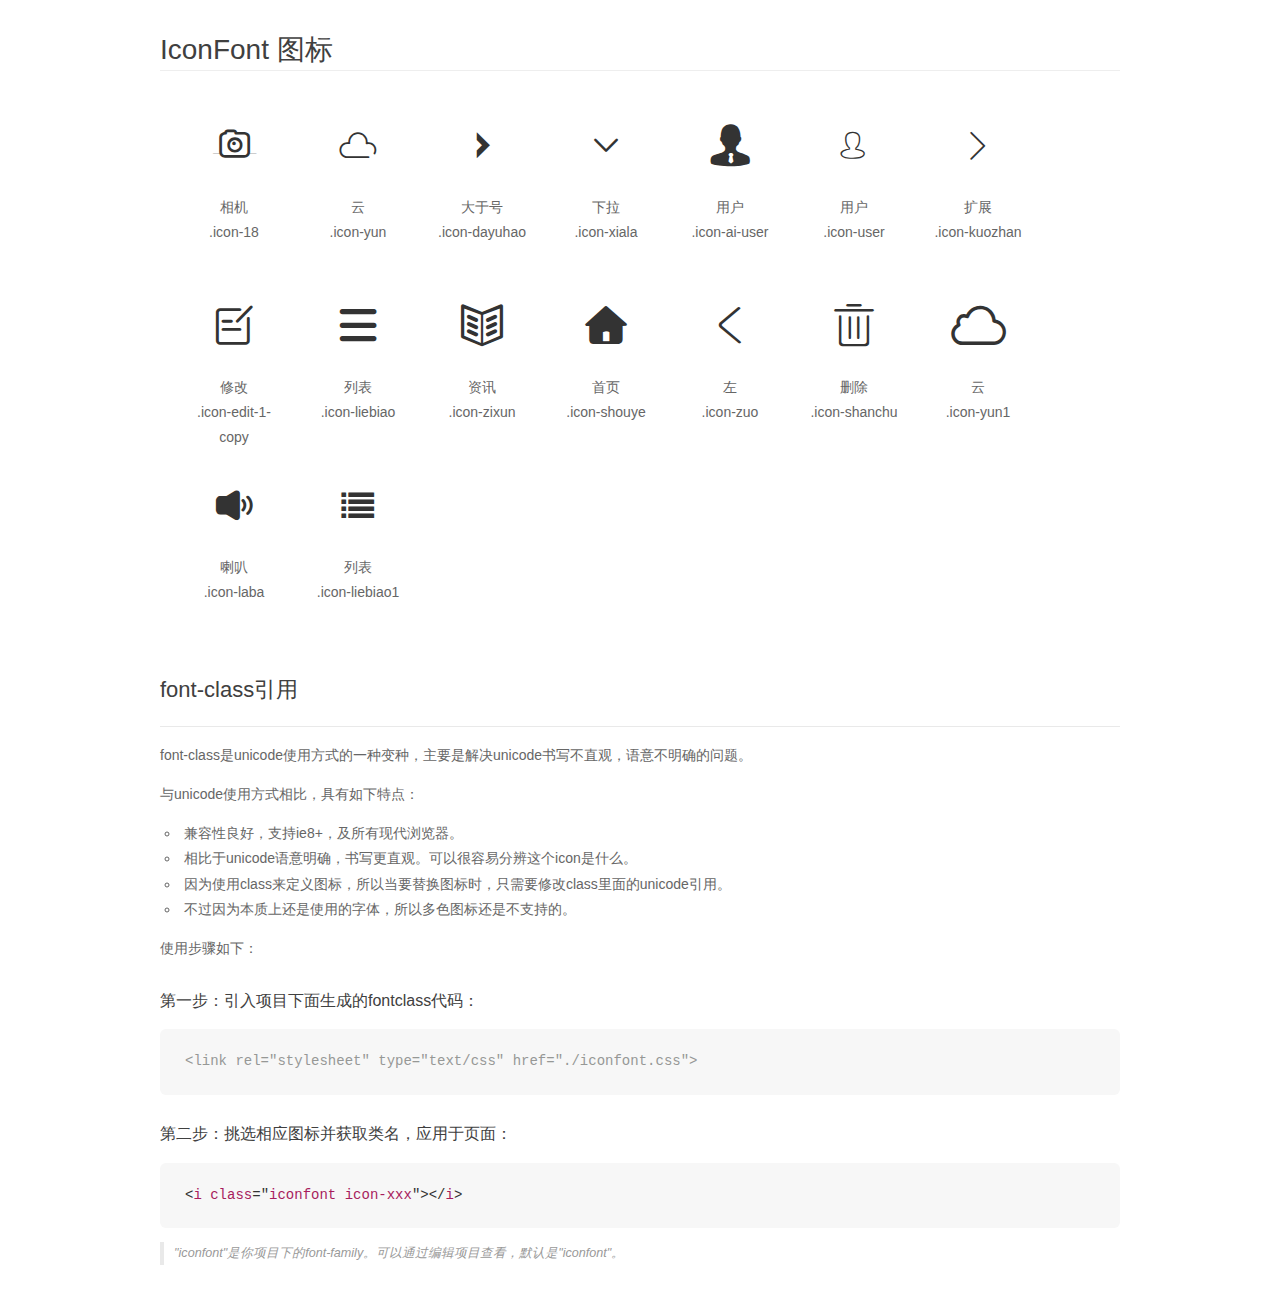
<file: kandian/Info/css/iconFont/demo_fontclass.html>
<!DOCTYPE html>
<html>
<head>
    <meta charset="utf-8"/>
    <title>IconFont</title>
    <link rel="stylesheet" href="demo.css">
    <link rel="stylesheet" href="iconfont.css">
</head>
<body>
    <div class="main markdown">
        <h1>IconFont 图标</h1>
        <ul class="icon_lists clear">
            
                <li>
                <i class="icon iconfont icon-18"></i>
                    <div class="name">相机</div>
                    <div class="fontclass">.icon-18</div>
                </li>
            
                <li>
                <i class="icon iconfont icon-yun"></i>
                    <div class="name">云</div>
                    <div class="fontclass">.icon-yun</div>
                </li>
            
                <li>
                <i class="icon iconfont icon-dayuhao"></i>
                    <div class="name">大于号</div>
                    <div class="fontclass">.icon-dayuhao</div>
                </li>
            
                <li>
                <i class="icon iconfont icon-xiala"></i>
                    <div class="name">下拉</div>
                    <div class="fontclass">.icon-xiala</div>
                </li>
            
                <li>
                <i class="icon iconfont icon-ai-user"></i>
                    <div class="name">用户</div>
                    <div class="fontclass">.icon-ai-user</div>
                </li>
            
                <li>
                <i class="icon iconfont icon-user"></i>
                    <div class="name">用户</div>
                    <div class="fontclass">.icon-user</div>
                </li>
            
                <li>
                <i class="icon iconfont icon-kuozhan"></i>
                    <div class="name">扩展</div>
                    <div class="fontclass">.icon-kuozhan</div>
                </li>
            
                <li>
                <i class="icon iconfont icon-edit-1-copy"></i>
                    <div class="name">修改</div>
                    <div class="fontclass">.icon-edit-1-copy</div>
                </li>
            
                <li>
                <i class="icon iconfont icon-liebiao"></i>
                    <div class="name">列表</div>
                    <div class="fontclass">.icon-liebiao</div>
                </li>
            
                <li>
                <i class="icon iconfont icon-zixun"></i>
                    <div class="name">资讯</div>
                    <div class="fontclass">.icon-zixun</div>
                </li>
            
                <li>
                <i class="icon iconfont icon-shouye"></i>
                    <div class="name">首页</div>
                    <div class="fontclass">.icon-shouye</div>
                </li>
            
                <li>
                <i class="icon iconfont icon-zuo"></i>
                    <div class="name"> 左</div>
                    <div class="fontclass">.icon-zuo</div>
                </li>
            
                <li>
                <i class="icon iconfont icon-shanchu"></i>
                    <div class="name">删除</div>
                    <div class="fontclass">.icon-shanchu</div>
                </li>
            
                <li>
                <i class="icon iconfont icon-yun1"></i>
                    <div class="name">云</div>
                    <div class="fontclass">.icon-yun1</div>
                </li>
            
                <li>
                <i class="icon iconfont icon-laba"></i>
                    <div class="name">喇叭</div>
                    <div class="fontclass">.icon-laba</div>
                </li>
            
                <li>
                <i class="icon iconfont icon-liebiao1"></i>
                    <div class="name">列表</div>
                    <div class="fontclass">.icon-liebiao1</div>
                </li>
            
        </ul>

        <h2 id="font-class-">font-class引用</h2>
        <hr>

        <p>font-class是unicode使用方式的一种变种，主要是解决unicode书写不直观，语意不明确的问题。</p>
        <p>与unicode使用方式相比，具有如下特点：</p>
        <ul>
        <li>兼容性良好，支持ie8+，及所有现代浏览器。</li>
        <li>相比于unicode语意明确，书写更直观。可以很容易分辨这个icon是什么。</li>
        <li>因为使用class来定义图标，所以当要替换图标时，只需要修改class里面的unicode引用。</li>
        <li>不过因为本质上还是使用的字体，所以多色图标还是不支持的。</li>
        </ul>
        <p>使用步骤如下：</p>
        <h3 id="-fontclass-">第一步：引入项目下面生成的fontclass代码：</h3>


        <pre><code class="lang-js hljs javascript"><span class="hljs-comment">&lt;link rel="stylesheet" type="text/css" href="./iconfont.css"&gt;</span></code></pre>
        <h3 id="-">第二步：挑选相应图标并获取类名，应用于页面：</h3>
        <pre><code class="lang-css hljs">&lt;<span class="hljs-selector-tag">i</span> <span class="hljs-selector-tag">class</span>="<span class="hljs-selector-tag">iconfont</span> <span class="hljs-selector-tag">icon-xxx</span>"&gt;&lt;/<span class="hljs-selector-tag">i</span>&gt;</code></pre>
        <blockquote>
        <p>"iconfont"是你项目下的font-family。可以通过编辑项目查看，默认是"iconfont"。</p>
        </blockquote>
    </div>
</body>
</html>
</file>
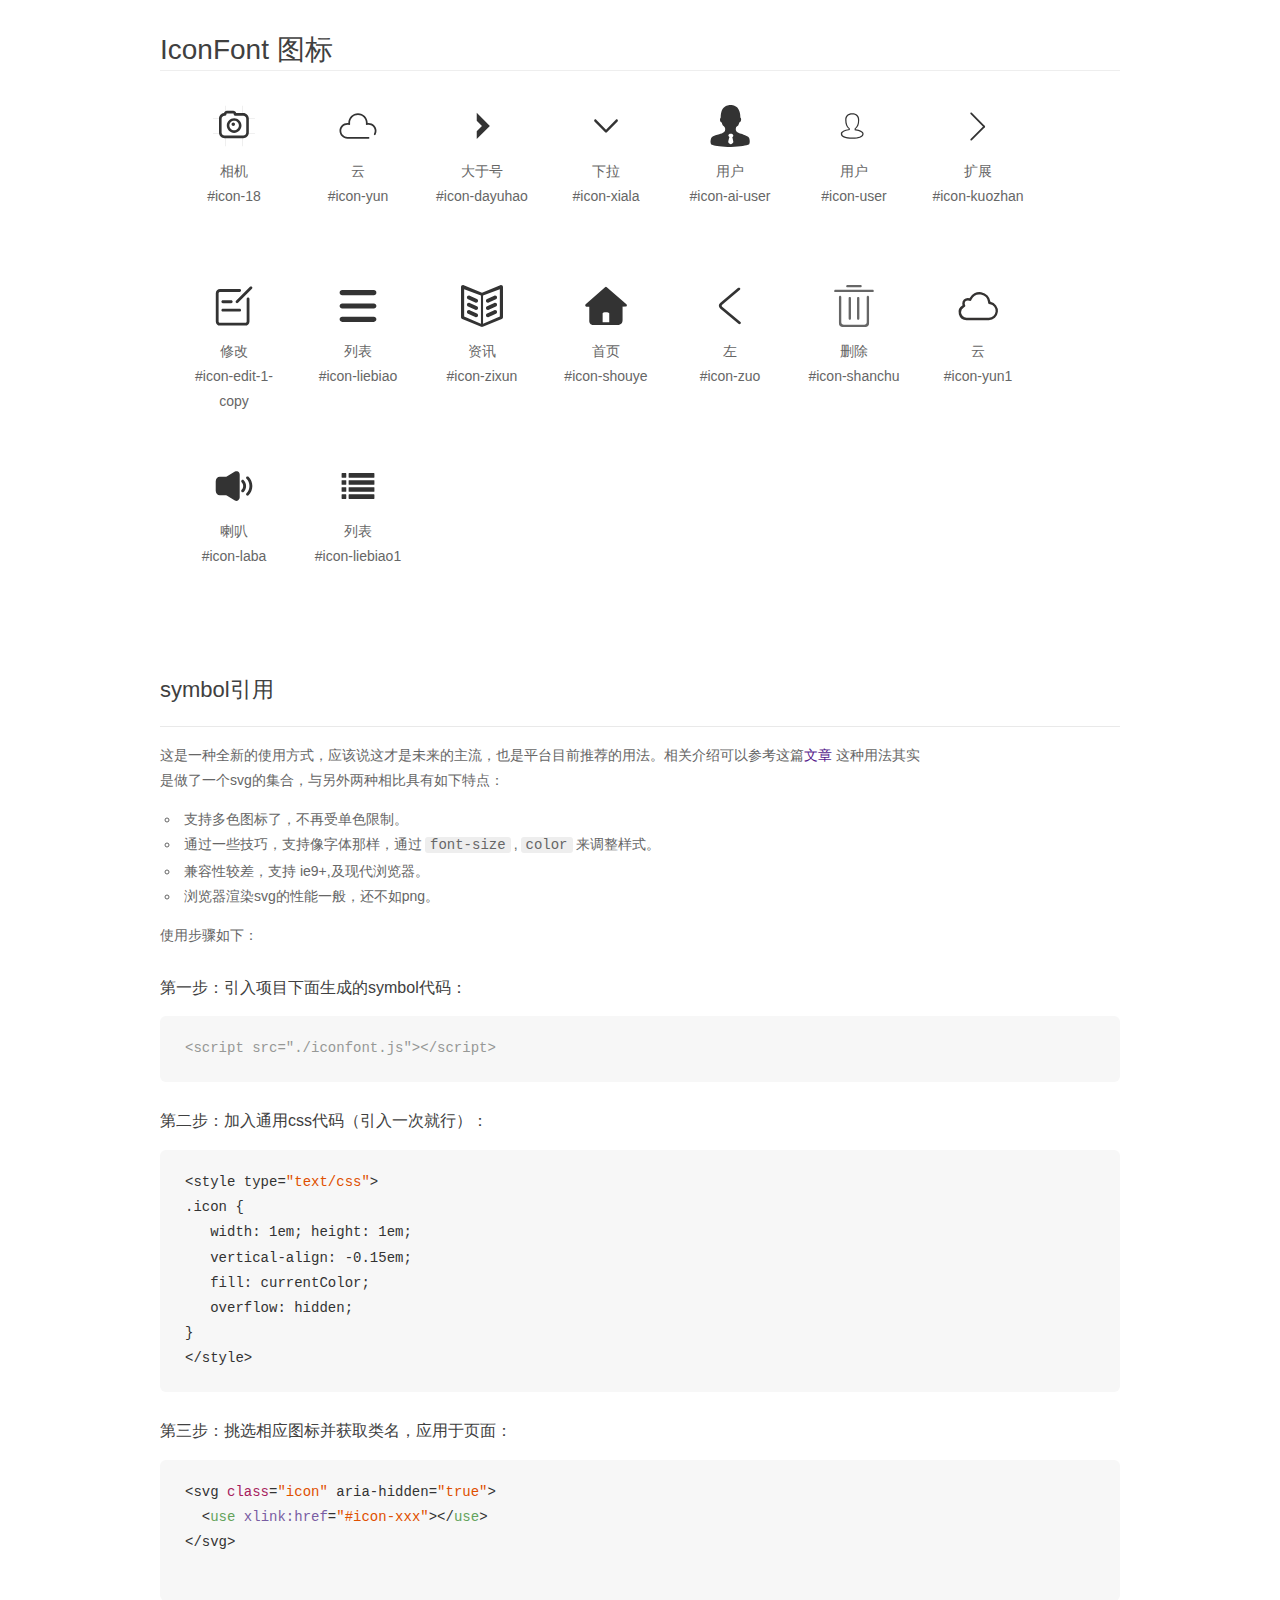
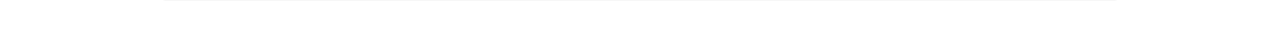
<file: kandian/Info/css/iconFont/demo_symbol.html>
<!DOCTYPE html>
<html>
<head>
    <meta charset="utf-8"/>
    <title>IconFont</title>
    <link rel="stylesheet" href="demo.css">
    <script src="iconfont.js"></script>

    <style type="text/css">
        .icon {
          /* 通过设置 font-size 来改变图标大小 */
          width: 1em; height: 1em;
          /* 图标和文字相邻时，垂直对齐 */
          vertical-align: -0.15em;
          /* 通过设置 color 来改变 SVG 的颜色/fill */
          fill: currentColor;
          /* path 和 stroke 溢出 viewBox 部分在 IE 下会显示
             normalize.css 中也包含这行 */
          overflow: hidden;
        }

    </style>
</head>
<body>
    <div class="main markdown">
        <h1>IconFont 图标</h1>
        <ul class="icon_lists clear">
            
                <li>
                    <svg class="icon" aria-hidden="true">
                        <use xlink:href="#icon-18"></use>
                    </svg>
                    <div class="name">相机</div>
                    <div class="fontclass">#icon-18</div>
                </li>
            
                <li>
                    <svg class="icon" aria-hidden="true">
                        <use xlink:href="#icon-yun"></use>
                    </svg>
                    <div class="name">云</div>
                    <div class="fontclass">#icon-yun</div>
                </li>
            
                <li>
                    <svg class="icon" aria-hidden="true">
                        <use xlink:href="#icon-dayuhao"></use>
                    </svg>
                    <div class="name">大于号</div>
                    <div class="fontclass">#icon-dayuhao</div>
                </li>
            
                <li>
                    <svg class="icon" aria-hidden="true">
                        <use xlink:href="#icon-xiala"></use>
                    </svg>
                    <div class="name">下拉</div>
                    <div class="fontclass">#icon-xiala</div>
                </li>
            
                <li>
                    <svg class="icon" aria-hidden="true">
                        <use xlink:href="#icon-ai-user"></use>
                    </svg>
                    <div class="name">用户</div>
                    <div class="fontclass">#icon-ai-user</div>
                </li>
            
                <li>
                    <svg class="icon" aria-hidden="true">
                        <use xlink:href="#icon-user"></use>
                    </svg>
                    <div class="name">用户</div>
                    <div class="fontclass">#icon-user</div>
                </li>
            
                <li>
                    <svg class="icon" aria-hidden="true">
                        <use xlink:href="#icon-kuozhan"></use>
                    </svg>
                    <div class="name">扩展</div>
                    <div class="fontclass">#icon-kuozhan</div>
                </li>
            
                <li>
                    <svg class="icon" aria-hidden="true">
                        <use xlink:href="#icon-edit-1-copy"></use>
                    </svg>
                    <div class="name">修改</div>
                    <div class="fontclass">#icon-edit-1-copy</div>
                </li>
            
                <li>
                    <svg class="icon" aria-hidden="true">
                        <use xlink:href="#icon-liebiao"></use>
                    </svg>
                    <div class="name">列表</div>
                    <div class="fontclass">#icon-liebiao</div>
                </li>
            
                <li>
                    <svg class="icon" aria-hidden="true">
                        <use xlink:href="#icon-zixun"></use>
                    </svg>
                    <div class="name">资讯</div>
                    <div class="fontclass">#icon-zixun</div>
                </li>
            
                <li>
                    <svg class="icon" aria-hidden="true">
                        <use xlink:href="#icon-shouye"></use>
                    </svg>
                    <div class="name">首页</div>
                    <div class="fontclass">#icon-shouye</div>
                </li>
            
                <li>
                    <svg class="icon" aria-hidden="true">
                        <use xlink:href="#icon-zuo"></use>
                    </svg>
                    <div class="name"> 左</div>
                    <div class="fontclass">#icon-zuo</div>
                </li>
            
                <li>
                    <svg class="icon" aria-hidden="true">
                        <use xlink:href="#icon-shanchu"></use>
                    </svg>
                    <div class="name">删除</div>
                    <div class="fontclass">#icon-shanchu</div>
                </li>
            
                <li>
                    <svg class="icon" aria-hidden="true">
                        <use xlink:href="#icon-yun1"></use>
                    </svg>
                    <div class="name">云</div>
                    <div class="fontclass">#icon-yun1</div>
                </li>
            
                <li>
                    <svg class="icon" aria-hidden="true">
                        <use xlink:href="#icon-laba"></use>
                    </svg>
                    <div class="name">喇叭</div>
                    <div class="fontclass">#icon-laba</div>
                </li>
            
                <li>
                    <svg class="icon" aria-hidden="true">
                        <use xlink:href="#icon-liebiao1"></use>
                    </svg>
                    <div class="name">列表</div>
                    <div class="fontclass">#icon-liebiao1</div>
                </li>
            
        </ul>


        <h2 id="symbol-">symbol引用</h2>
        <hr>

        <p>这是一种全新的使用方式，应该说这才是未来的主流，也是平台目前推荐的用法。相关介绍可以参考这篇<a href="">文章</a>
        这种用法其实是做了一个svg的集合，与另外两种相比具有如下特点：</p>
        <ul>
          <li>支持多色图标了，不再受单色限制。</li>
          <li>通过一些技巧，支持像字体那样，通过<code>font-size</code>,<code>color</code>来调整样式。</li>
          <li>兼容性较差，支持 ie9+,及现代浏览器。</li>
          <li>浏览器渲染svg的性能一般，还不如png。</li>
        </ul>
        <p>使用步骤如下：</p>
        <h3 id="-symbol-">第一步：引入项目下面生成的symbol代码：</h3>
        <pre><code class="lang-js hljs javascript"><span class="hljs-comment">&lt;script src="./iconfont.js"&gt;&lt;/script&gt;</span></code></pre>
        <h3 id="-css-">第二步：加入通用css代码（引入一次就行）：</h3>
        <pre><code class="lang-js hljs javascript">&lt;style type=<span class="hljs-string">"text/css"</span>&gt;
.icon {
   width: <span class="hljs-number">1</span>em; height: <span class="hljs-number">1</span>em;
   vertical-align: <span class="hljs-number">-0.15</span>em;
   fill: currentColor;
   overflow: hidden;
}
&lt;<span class="hljs-regexp">/style&gt;</span></code></pre>
        <h3 id="-">第三步：挑选相应图标并获取类名，应用于页面：</h3>
        <pre><code class="lang-js hljs javascript">&lt;svg <span class="hljs-class"><span class="hljs-keyword">class</span></span>=<span class="hljs-string">"icon"</span> aria-hidden=<span class="hljs-string">"true"</span>&gt;<span class="xml"><span class="hljs-tag">
  &lt;<span class="hljs-name">use</span> <span class="hljs-attr">xlink:href</span>=<span class="hljs-string">"#icon-xxx"</span>&gt;</span><span class="hljs-tag">&lt;/<span class="hljs-name">use</span>&gt;</span>
</span>&lt;<span class="hljs-regexp">/svg&gt;
        </span></code></pre>
    </div>
</body>
</html>
</file>
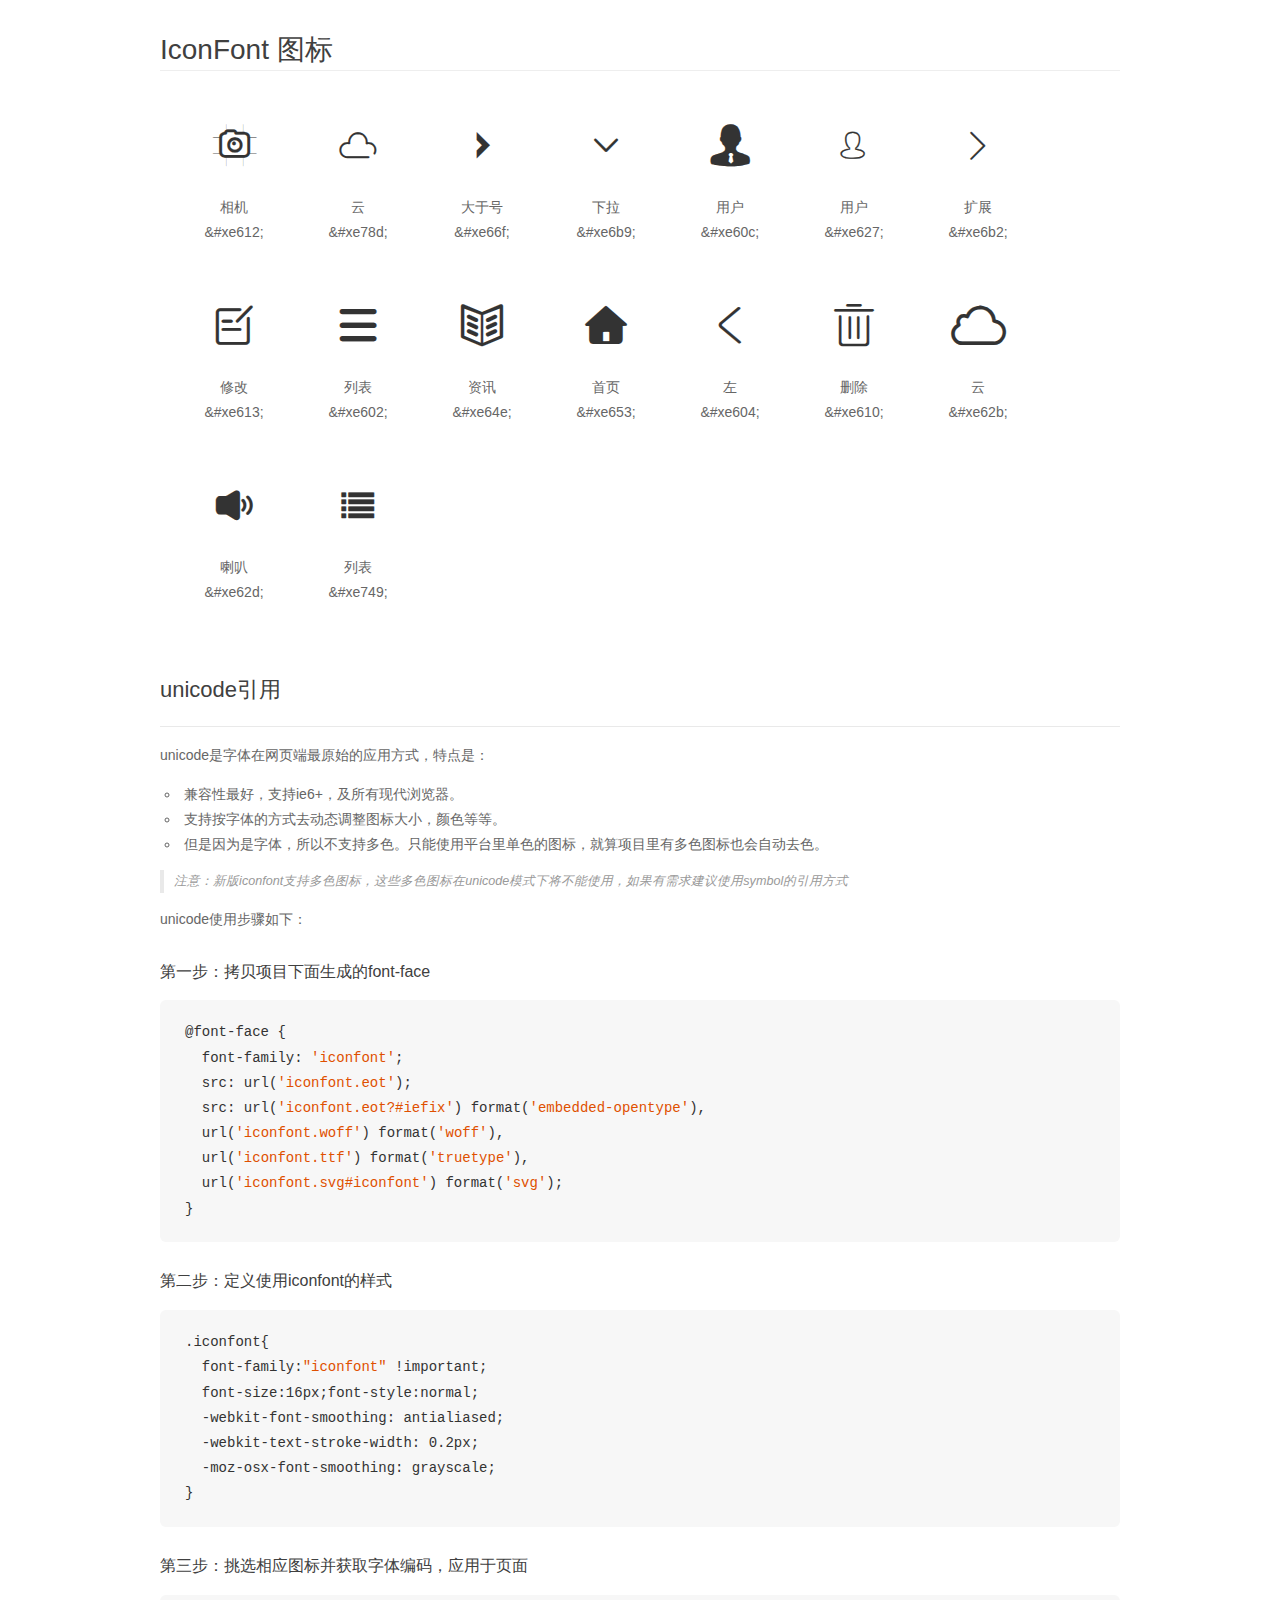
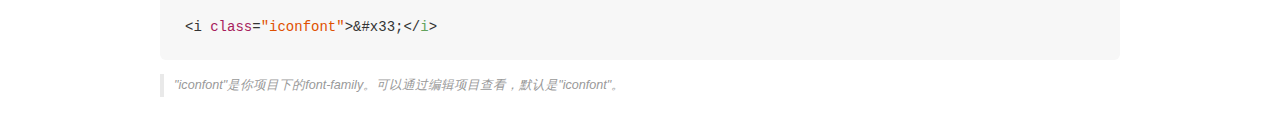
<file: kandian/Info/css/iconFont/demo_unicode.html>
<!DOCTYPE html>
<html>
<head>
    <meta charset="utf-8"/>
    <title>IconFont</title>
    <link rel="stylesheet" href="demo.css">

    <style type="text/css">

        @font-face {font-family: "iconfont";
          src: url('iconfont.eot'); /* IE9*/
          src: url('iconfont.eot#iefix') format('embedded-opentype'), /* IE6-IE8 */
          url('iconfont.woff') format('woff'), /* chrome, firefox */
          url('iconfont.ttf') format('truetype'), /* chrome, firefox, opera, Safari, Android, iOS 4.2+*/
          url('iconfont.svg#iconfont') format('svg'); /* iOS 4.1- */
        }

        .iconfont {
          font-family:"iconfont" !important;
          font-size:16px;
          font-style:normal;
          -webkit-font-smoothing: antialiased;
          -webkit-text-stroke-width: 0.2px;
          -moz-osx-font-smoothing: grayscale;
        }

    </style>
</head>
<body>
    <div class="main markdown">
        <h1>IconFont 图标</h1>
        <ul class="icon_lists clear">
            
                <li>
                <i class="icon iconfont">&#xe612;</i>
                    <div class="name">相机</div>
                    <div class="code">&amp;#xe612;</div>
                </li>
            
                <li>
                <i class="icon iconfont">&#xe78d;</i>
                    <div class="name">云</div>
                    <div class="code">&amp;#xe78d;</div>
                </li>
            
                <li>
                <i class="icon iconfont">&#xe66f;</i>
                    <div class="name">大于号</div>
                    <div class="code">&amp;#xe66f;</div>
                </li>
            
                <li>
                <i class="icon iconfont">&#xe6b9;</i>
                    <div class="name">下拉</div>
                    <div class="code">&amp;#xe6b9;</div>
                </li>
            
                <li>
                <i class="icon iconfont">&#xe60c;</i>
                    <div class="name">用户</div>
                    <div class="code">&amp;#xe60c;</div>
                </li>
            
                <li>
                <i class="icon iconfont">&#xe627;</i>
                    <div class="name">用户</div>
                    <div class="code">&amp;#xe627;</div>
                </li>
            
                <li>
                <i class="icon iconfont">&#xe6b2;</i>
                    <div class="name">扩展</div>
                    <div class="code">&amp;#xe6b2;</div>
                </li>
            
                <li>
                <i class="icon iconfont">&#xe613;</i>
                    <div class="name">修改</div>
                    <div class="code">&amp;#xe613;</div>
                </li>
            
                <li>
                <i class="icon iconfont">&#xe602;</i>
                    <div class="name">列表</div>
                    <div class="code">&amp;#xe602;</div>
                </li>
            
                <li>
                <i class="icon iconfont">&#xe64e;</i>
                    <div class="name">资讯</div>
                    <div class="code">&amp;#xe64e;</div>
                </li>
            
                <li>
                <i class="icon iconfont">&#xe653;</i>
                    <div class="name">首页</div>
                    <div class="code">&amp;#xe653;</div>
                </li>
            
                <li>
                <i class="icon iconfont">&#xe604;</i>
                    <div class="name"> 左</div>
                    <div class="code">&amp;#xe604;</div>
                </li>
            
                <li>
                <i class="icon iconfont">&#xe610;</i>
                    <div class="name">删除</div>
                    <div class="code">&amp;#xe610;</div>
                </li>
            
                <li>
                <i class="icon iconfont">&#xe62b;</i>
                    <div class="name">云</div>
                    <div class="code">&amp;#xe62b;</div>
                </li>
            
                <li>
                <i class="icon iconfont">&#xe62d;</i>
                    <div class="name">喇叭</div>
                    <div class="code">&amp;#xe62d;</div>
                </li>
            
                <li>
                <i class="icon iconfont">&#xe749;</i>
                    <div class="name">列表</div>
                    <div class="code">&amp;#xe749;</div>
                </li>
            
        </ul>
        <h2 id="unicode-">unicode引用</h2>
        <hr>

        <p>unicode是字体在网页端最原始的应用方式，特点是：</p>
        <ul>
        <li>兼容性最好，支持ie6+，及所有现代浏览器。</li>
        <li>支持按字体的方式去动态调整图标大小，颜色等等。</li>
        <li>但是因为是字体，所以不支持多色。只能使用平台里单色的图标，就算项目里有多色图标也会自动去色。</li>
        </ul>
        <blockquote>
        <p>注意：新版iconfont支持多色图标，这些多色图标在unicode模式下将不能使用，如果有需求建议使用symbol的引用方式</p>
        </blockquote>
        <p>unicode使用步骤如下：</p>
        <h3 id="-font-face">第一步：拷贝项目下面生成的font-face</h3>
        <pre><code class="lang-js hljs javascript">@font-face {
  font-family: <span class="hljs-string">'iconfont'</span>;
  src: url(<span class="hljs-string">'iconfont.eot'</span>);
  src: url(<span class="hljs-string">'iconfont.eot?#iefix'</span>) format(<span class="hljs-string">'embedded-opentype'</span>),
  url(<span class="hljs-string">'iconfont.woff'</span>) format(<span class="hljs-string">'woff'</span>),
  url(<span class="hljs-string">'iconfont.ttf'</span>) format(<span class="hljs-string">'truetype'</span>),
  url(<span class="hljs-string">'iconfont.svg#iconfont'</span>) format(<span class="hljs-string">'svg'</span>);
}
</code></pre>
        <h3 id="-iconfont-">第二步：定义使用iconfont的样式</h3>
        <pre><code class="lang-js hljs javascript">.iconfont{
  font-family:<span class="hljs-string">"iconfont"</span> !important;
  font-size:<span class="hljs-number">16</span>px;font-style:normal;
  -webkit-font-smoothing: antialiased;
  -webkit-text-stroke-width: <span class="hljs-number">0.2</span>px;
  -moz-osx-font-smoothing: grayscale;
}
</code></pre>
        <h3 id="-">第三步：挑选相应图标并获取字体编码，应用于页面</h3>
        <pre><code class="lang-js hljs javascript">&lt;i <span class="hljs-class"><span class="hljs-keyword">class</span></span>=<span class="hljs-string">"iconfont"</span>&gt;&amp;#x33;<span class="xml"><span class="hljs-tag">&lt;/<span class="hljs-name">i</span>&gt;</span></span></code></pre>

        <blockquote>
        <p>"iconfont"是你项目下的font-family。可以通过编辑项目查看，默认是"iconfont"。</p>
        </blockquote>
    </div>


</body>
</html>
</file>
<file: kandian/Info/css/iconFont/iconfont.css>
@font-face {font-family: "iconfont";
  src: url('iconfont.eot?t=1538058742683'); /* IE9*/
  src: url('iconfont.eot?t=1538058742683#iefix') format('embedded-opentype'), /* IE6-IE8 */
  url('[data-uri]') format('woff'),
  url('iconfont.ttf?t=1538058742683') format('truetype'), /* chrome, firefox, opera, Safari, Android, iOS 4.2+*/
  url('iconfont.svg?t=1538058742683#iconfont') format('svg'); /* iOS 4.1- */
}

.iconfont {
  font-family:"iconfont" !important;
  font-size:16px;
  font-style:normal;
  -webkit-font-smoothing: antialiased;
  -moz-osx-font-smoothing: grayscale;
}

.icon-18:before { content: "\e612"; }

.icon-yun:before { content: "\e78d"; }

.icon-dayuhao:before { content: "\e66f"; }

.icon-xiala:before { content: "\e6b9"; }

.icon-ai-user:before { content: "\e60c"; }

.icon-user:before { content: "\e627"; }

.icon-kuozhan:before { content: "\e6b2"; }

.icon-edit-1-copy:before { content: "\e613"; }

.icon-liebiao:before { content: "\e602"; }

.icon-zixun:before { content: "\e64e"; }

.icon-shouye:before { content: "\e653"; }

.icon-zuo:before { content: "\e604"; }

.icon-shanchu:before { content: "\e610"; }

.icon-yun1:before { content: "\e62b"; }

.icon-laba:before { content: "\e62d"; }

.icon-liebiao1:before { content: "\e749"; }
</file>
<file: kandian/Info/css/iconFont/demo.css>
*{margin: 0;padding: 0;list-style: none;}
/*
KISSY CSS Reset
理念：1. reset 的目的不是清除浏览器的默认样式，这仅是部分工作。清除和重置是紧密不可分的。
2. reset 的目的不是让默认样式在所有浏览器下一致，而是减少默认样式有可能带来的问题。
3. reset 期望提供一套普适通用的基础样式。但没有银弹，推荐根据具体需求，裁剪和修改后再使用。
特色：1. 适应中文；2. 基于最新主流浏览器。
维护：玉伯<lifesinger@gmail.com>, 正淳<ragecarrier@gmail.com>
 */

/** 清除内外边距 **/
body, h1, h2, h3, h4, h5, h6, hr, p, blockquote, /* structural elements 结构元素 */
dl, dt, dd, ul, ol, li, /* list elements 列表元素 */
pre, /* text formatting elements 文本格式元素 */
form, fieldset, legend, button, input, textarea, /* form elements 表单元素 */
th, td /* table elements 表格元素 */ {
  margin: 0;
  padding: 0;
}

/** 设置默认字体 **/
body,
button, input, select, textarea /* for ie */ {
  font: 12px/1.5 tahoma, arial, \5b8b\4f53, sans-serif;
}
h1, h2, h3, h4, h5, h6 { font-size: 100%; }
address, cite, dfn, em, var { font-style: normal; } /* 将斜体扶正 */
code, kbd, pre, samp { font-family: courier new, courier, monospace; } /* 统一等宽字体 */
small { font-size: 12px; } /* 小于 12px 的中文很难阅读，让 small 正常化 */

/** 重置列表元素 **/
ul, ol { list-style: none; }

/** 重置文本格式元素 **/
a { text-decoration: none; }
a:hover { text-decoration: underline; }


/** 重置表单元素 **/
legend { color: #000; } /* for ie6 */
fieldset, img { border: 0; } /* img 搭车：让链接里的 img 无边框 */
button, input, select, textarea { font-size: 100%; } /* 使得表单元素在 ie 下能继承字体大小 */
/* 注：optgroup 无法扶正 */

/** 重置表格元素 **/
table { border-collapse: collapse; border-spacing: 0; }

/* 清除浮动 */
.ks-clear:after, .clear:after {
  content: '\20';
  display: block;
  height: 0;
  clear: both;
}
.ks-clear, .clear {
  *zoom: 1;
}

.main {
  padding: 30px 100px;
width: 960px;
margin: 0 auto;
}
.main h1{font-size:36px; color:#333; text-align:left;margin-bottom:30px; border-bottom: 1px solid #eee;}

.helps{margin-top:40px;}
.helps pre{
  padding:20px;
  margin:10px 0;
  border:solid 1px #e7e1cd;
  background-color: #fffdef;
  overflow: auto;
}

.icon_lists{
  width: 100% !important;

}

.icon_lists li{
  float:left;
  width: 100px;
  height:180px;
  text-align: center;
  list-style: none !important;
}
.icon_lists .icon{
  font-size: 42px;
  line-height: 100px;
  margin: 10px 0;
  color:#333;
  -webkit-transition: font-size 0.25s ease-out 0s;
  -moz-transition: font-size 0.25s ease-out 0s;
  transition: font-size 0.25s ease-out 0s;

}
.icon_lists .icon:hover{
  font-size: 100px;
}



.markdown {
  color: #666;
  font-size: 14px;
  line-height: 1.8;
}

.highlight {
  line-height: 1.5;
}

.markdown img {
  vertical-align: middle;
  max-width: 100%;
}

.markdown h1 {
  color: #404040;
  font-weight: 500;
  line-height: 40px;
  margin-bottom: 24px;
}

.markdown h2,
.markdown h3,
.markdown h4,
.markdown h5,
.markdown h6 {
  color: #404040;
  margin: 1.6em 0 0.6em 0;
  font-weight: 500;
  clear: both;
}

.markdown h1 {
  font-size: 28px;
}

.markdown h2 {
  font-size: 22px;
}

.markdown h3 {
  font-size: 16px;
}

.markdown h4 {
  font-size: 14px;
}

.markdown h5 {
  font-size: 12px;
}

.markdown h6 {
  font-size: 12px;
}

.markdown hr {
  height: 1px;
  border: 0;
  background: #e9e9e9;
  margin: 16px 0;
  clear: both;
}

.markdown p,
.markdown pre {
  margin: 1em 0;
}

.markdown > p,
.markdown > blockquote,
.markdown > .highlight,
.markdown > ol,
.markdown > ul {
  width: 80%;
}

.markdown ul > li {
  list-style: circle;
}

.markdown > ul li,
.markdown blockquote ul > li {
  margin-left: 20px;
  padding-left: 4px;
}

.markdown > ul li p,
.markdown > ol li p {
  margin: 0.6em 0;
}

.markdown ol > li {
  list-style: decimal;
}

.markdown > ol li,
.markdown blockquote ol > li {
  margin-left: 20px;
  padding-left: 4px;
}

.markdown code {
  margin: 0 3px;
  padding: 0 5px;
  background: #eee;
  border-radius: 3px;
}

.markdown pre {
  border-radius: 6px;
  background: #f7f7f7;
  padding: 20px;
}

.markdown pre code {
  border: none;
  background: #f7f7f7;
  margin: 0;
}

.markdown strong,
.markdown b {
  font-weight: 600;
}

.markdown > table {
  border-collapse: collapse;
  border-spacing: 0px;
  empty-cells: show;
  border: 1px solid #e9e9e9;
  width: 95%;
  margin-bottom: 24px;
}

.markdown > table th {
  white-space: nowrap;
  color: #333;
  font-weight: 600;

}

.markdown > table th,
.markdown > table td {
  border: 1px solid #e9e9e9;
  padding: 8px 16px;
  text-align: left;
}

.markdown > table th {
  background: #F7F7F7;
}

.markdown blockquote {
  font-size: 90%;
  color: #999;
  border-left: 4px solid #e9e9e9;
  padding-left: 0.8em;
  margin: 1em 0;
  font-style: italic;
}

.markdown blockquote p {
  margin: 0;
}

.markdown .anchor {
  opacity: 0;
  transition: opacity 0.3s ease;
  margin-left: 8px;
}

.markdown .waiting {
  color: #ccc;
}

.markdown h1:hover .anchor,
.markdown h2:hover .anchor,
.markdown h3:hover .anchor,
.markdown h4:hover .anchor,
.markdown h5:hover .anchor,
.markdown h6:hover .anchor {
  opacity: 1;
  display: inline-block;
}

.markdown > br,
.markdown > p > br {
  clear: both;
}


.hljs {
  display: block;
  background: white;
  padding: 0.5em;
  color: #333333;
  overflow-x: auto;
}

.hljs-comment,
.hljs-meta {
  color: #969896;
}

.hljs-string,
.hljs-variable,
.hljs-template-variable,
.hljs-strong,
.hljs-emphasis,
.hljs-quote {
  color: #df5000;
}

.hljs-keyword,
.hljs-selector-tag,
.hljs-type {
  color: #a71d5d;
}

.hljs-literal,
.hljs-symbol,
.hljs-bullet,
.hljs-attribute {
  color: #0086b3;
}

.hljs-section,
.hljs-name {
  color: #63a35c;
}

.hljs-tag {
  color: #333333;
}

.hljs-title,
.hljs-attr,
.hljs-selector-id,
.hljs-selector-class,
.hljs-selector-attr,
.hljs-selector-pseudo {
  color: #795da3;
}

.hljs-addition {
  color: #55a532;
  background-color: #eaffea;
}

.hljs-deletion {
  color: #bd2c00;
  background-color: #ffecec;
}

.hljs-link {
  text-decoration: underline;
}

pre{
  background: #fff;
}
</file>
